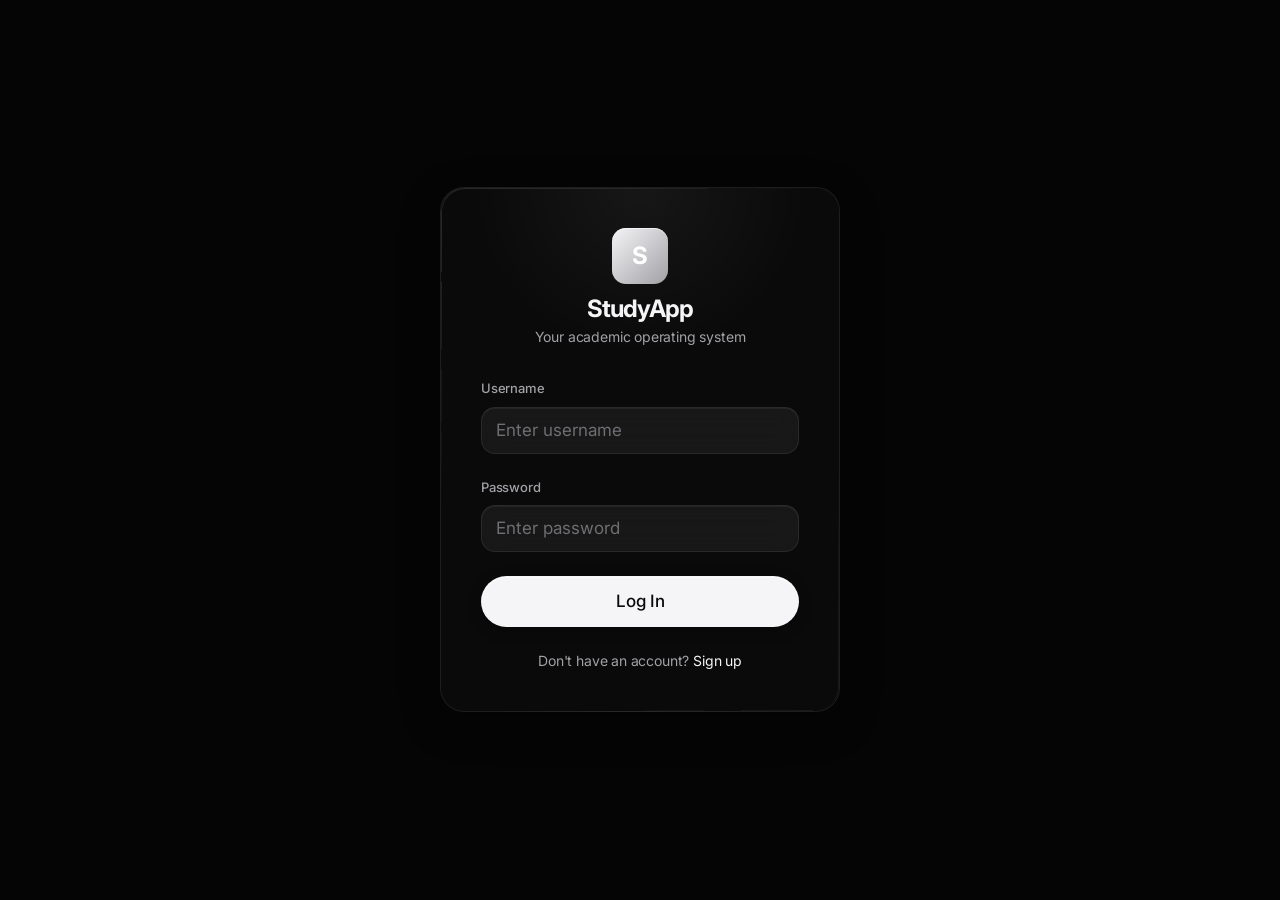
<file: index.html>
<!DOCTYPE html>
<html lang="en">
<head>
  <meta charset="UTF-8">
  <meta name="viewport" content="width=device-width, initial-scale=1.0">
  <title>StudyApp — Academic Operating System</title>
  <link rel="preconnect" href="https://fonts.googleapis.com">
  <link href="https://fonts.googleapis.com/css2?family=Inter:wght@400;500;600;700&display=swap" rel="stylesheet">
  <link rel="stylesheet" href="css/main.css">
  <link rel="stylesheet" href="css/dashboard.css">
  <link rel="stylesheet" href="css/responsive.css">
  <link rel="stylesheet" href="css/liquid-glass-fx.css">
</head>
<body>
  <div class="sidebar-overlay" id="sidebar-overlay"></div>

  <div class="app-layout" id="app-layout">
    <!-- Sidebar -->
    <aside class="sidebar" id="sidebar">
      <div class="sidebar-header">
        <div class="sidebar-logo">S</div>
        <span class="sidebar-brand">StudyApp</span>
      </div>
      <nav class="sidebar-nav">
        <div class="nav-section">
          <div class="nav-section-title">Main</div>
          <button class="nav-item active" data-page="dashboard">
            <svg viewBox="0 0 24 24" fill="none" stroke="currentColor" stroke-width="2"><rect x="3" y="3" width="7" height="7" rx="1"/><rect x="14" y="3" width="7" height="7" rx="1"/><rect x="3" y="14" width="7" height="7" rx="1"/><rect x="14" y="14" width="7" height="7" rx="1"/></svg>
            Dashboard
          </button>
          <button class="nav-item" data-page="calendar">
            <svg viewBox="0 0 24 24" fill="none" stroke="currentColor" stroke-width="2"><rect x="3" y="4" width="18" height="18" rx="2"/><path d="M16 2v4M8 2v4M3 10h18"/></svg>
            Calendar
          </button>
          <button class="nav-item" data-page="tasks">
            <svg viewBox="0 0 24 24" fill="none" stroke="currentColor" stroke-width="2"><path d="M9 11l3 3L22 4"/><path d="M21 12v7a2 2 0 01-2 2H5a2 2 0 01-2-2V5a2 2 0 012-2h11"/></svg>
            Tasks
          </button>
          <button class="nav-item" data-page="grades">
            <svg viewBox="0 0 24 24" fill="none" stroke="currentColor" stroke-width="2"><path d="M22 10v6M2 10l10-5 10 5-10 5z"/><path d="M6 12v5c3 3 9 3 12 0v-5"/></svg>
            Grades
          </button>
        </div>
        <div class="nav-section">
          <div class="nav-section-title">Study</div>
          <button class="nav-item" data-page="active-recall">
            <svg viewBox="0 0 24 24" fill="none" stroke="currentColor" stroke-width="2"><circle cx="12" cy="12" r="10"/><path d="M12 6v6l4 2"/></svg>
            Active Recall
          </button>
          <button class="nav-item" data-page="planner">
            <svg viewBox="0 0 24 24" fill="none" stroke="currentColor" stroke-width="2"><path d="M14 2H6a2 2 0 00-2 2v16a2 2 0 002 2h12a2 2 0 002-2V8z"/><path d="M14 2v6h6M16 13H8M16 17H8M10 9H8"/></svg>
            Study Planner
          </button>
          <button class="nav-item" data-page="pomodoro">
            <svg viewBox="0 0 24 24" fill="none" stroke="currentColor" stroke-width="2"><circle cx="12" cy="12" r="10"/><path d="M12 6v6l4 2"/></svg>
            Pomodoro
          </button>
          <button class="nav-item" data-page="schedule">
            <svg viewBox="0 0 24 24" fill="none" stroke="currentColor" stroke-width="2"><path d="M4 19.5A2.5 2.5 0 016.5 17H20"/><path d="M6.5 2H20v20H6.5A2.5 2.5 0 014 19.5v-15A2.5 2.5 0 016.5 2z"/></svg>
            School Schedule
          </button>
        </div>
        <div class="nav-section">
          <div class="nav-section-title">More</div>
          <button class="nav-item" data-page="subjects">
            <svg viewBox="0 0 24 24" fill="none" stroke="currentColor" stroke-width="2"><path d="M4 19.5A2.5 2.5 0 016.5 17H20"/><path d="M6.5 2H20v20H6.5A2.5 2.5 0 014 19.5v-15A2.5 2.5 0 016.5 2z"/></svg>
            Subjects
          </button>
          <button class="nav-item" data-page="statistics">
            <svg viewBox="0 0 24 24" fill="none" stroke="currentColor" stroke-width="2"><path d="M18 20V10M12 20V4M6 20v-6"/></svg>
            Statistics
          </button>
          <button class="nav-item" data-page="profile">
            <svg viewBox="0 0 24 24" fill="none" stroke="currentColor" stroke-width="2"><path d="M20 21v-2a4 4 0 00-4-4H8a4 4 0 00-4 4v2"/><circle cx="12" cy="7" r="4"/></svg>
            Profile
          </button>
        </div>
      </nav>
      <div class="sidebar-footer">
        <button class="nav-item" id="logout-btn">
          <svg viewBox="0 0 24 24" fill="none" stroke="currentColor" stroke-width="2"><path d="M9 21H5a2 2 0 01-2-2V5a2 2 0 012-2h4M16 17l5-5-5-5M21 12H9"/></svg>
          Log Out
        </button>
      </div>
    </aside>

    <!-- Main -->
    <div class="main-content">
      <header class="topbar">
        <div class="topbar-left">
          <button class="mobile-menu-btn" id="mobile-menu-btn">
            <svg width="24" height="24" viewBox="0 0 24 24" fill="none" stroke="currentColor" stroke-width="2"><path d="M3 12h18M3 6h18M3 18h18"/></svg>
          </button>
          <h1 class="page-title" id="page-title">Dashboard</h1>
        </div>
        <div class="topbar-right">
          <button class="theme-toggle" id="theme-toggle" title="Toggle theme">
            <svg width="18" height="18" viewBox="0 0 24 24" fill="none" stroke="currentColor" stroke-width="2"><circle cx="12" cy="12" r="5"/><path d="M12 1v2M12 21v2M4.22 4.22l1.42 1.42M18.36 18.36l1.42 1.42M1 12h2M21 12h2M4.22 19.78l1.42-1.42M18.36 5.64l1.42-1.42"/></svg>
          </button>
          <div class="user-avatar" id="topbar-avatar">S</div>
        </div>
      </header>

      <div class="content-area">
        <div id="reminder-banner" style="display:none;margin-bottom:1rem"></div>

        <!-- ========== DASHBOARD ========== -->
        <div class="page active" id="page-dashboard">
          <div class="dashboard-header">
            <div class="date-time-display">
              <div class="current-date" id="current-date">Loading...</div>
              <div class="current-time" id="current-time"></div>
            </div>
            <div class="quick-actions">
              <button class="btn btn-primary btn-sm" onclick="App.quickAddAssignment()">+ Assignment</button>
              <button class="btn btn-secondary btn-sm" onclick="App.quickAddTest()">+ Test</button>
              <button class="btn btn-secondary btn-sm" onclick="App.quickStartPomodoro()">▶ Pomodoro</button>
              <button class="btn btn-secondary btn-sm" onclick="App.quickStartRecall()">Active Recall</button>
              <button class="btn btn-secondary btn-sm" onclick="App.quickCreateSchedule()">Study Plan</button>
            </div>
          </div>

          <div class="dashboard-grid">
            <div class="col-3">
              <div class="card stat-card">
                <div class="stat-icon" style="background:var(--accent-light);color:var(--accent)">📊</div>
                <div class="stat-value" id="dash-gpa">—</div>
                <div class="gpa-classification" id="dash-gpa-class"></div>
                <div class="stat-label">Overall Average</div>
              </div>
            </div>
            <div class="col-3">
              <div class="card stat-card">
                <div class="stat-icon" style="background:var(--warning-light);color:var(--warning)">🔥</div>
                <div class="stat-value" id="dash-streak">0</div>
                <div class="stat-label">Study Streak (days)</div>
              </div>
            </div>
            <div class="col-3">
              <div class="card stat-card">
                <div class="stat-icon" style="background:var(--success-light);color:var(--success)">🍅</div>
                <div class="stat-value" id="dash-pomodoros">0</div>
                <div class="stat-label">Pomodoros Completed</div>
              </div>
            </div>
            <div class="col-3">
              <div class="card stat-card">
                <div class="stat-icon" style="background:var(--info-light);color:var(--info)">✓</div>
                <div class="stat-value" id="dash-tasks-done">0</div>
                <div class="stat-label">Tasks Completed</div>
              </div>
            </div>

            <div class="col-4">
              <div class="card">
                <div class="card-header">
                  <h3 class="card-title">Upcoming Events</h3>
                </div>
                <div id="dash-upcoming"></div>
              </div>
            </div>
            <div class="col-4">
              <div class="card">
                <div class="card-header">
                  <h3 class="card-title">Tasks Due Soon</h3>
                </div>
                <div id="dash-tasks"></div>
              </div>
            </div>
            <div class="col-4">
              <div class="card">
                <div class="card-header">
                  <h3 class="card-title">Active Recall Due</h3>
                </div>
                <div id="dash-recall"></div>
              </div>
            </div>

            <div class="col-6">
              <div class="card">
                <div class="card-header">
                  <h3 class="card-title">Today's Schedule</h3>
                </div>
                <div class="schedule-timeline" id="dash-schedule"></div>
              </div>
            </div>
            <div class="col-6">
              <div class="card">
                <div class="card-header">
                  <h3 class="card-title">Subject Averages</h3>
                </div>
                <div id="dash-subject-bars"></div>
              </div>
            </div>

            <div class="col-4">
              <div class="card pomodoro-widget">
                <div class="pomodoro-mode" id="pomodoro-mode">Focus Time</div>
                <div class="pomodoro-subject" id="pomodoro-subject" style="display:none"></div>
                <div class="pomodoro-timer" id="pomodoro-timer">25:00</div>
                <div class="pomodoro-stats">
                  <span id="pomodoro-count">Pomodoro #0</span>
                </div>
                <div class="pomodoro-controls">
                  <button class="btn btn-primary" id="pomodoro-start" onclick="Pomodoro.isPaused ? Pomodoro.resume() : Pomodoro.start()">Start</button>
                  <button class="btn btn-secondary" id="pomodoro-pause" style="display:none" onclick="Pomodoro.pause()">Pause</button>
                  <button class="btn btn-ghost" onclick="Pomodoro.reset()">Reset</button>
                  <button class="btn btn-ghost" onclick="Pomodoro.skip()">Skip</button>
                </div>
              </div>
            </div>
            <div class="col-4">
              <div class="card">
                <div class="card-header"><h3 class="card-title">Study Time</h3></div>
                <div class="stat-value" id="dash-study-time">0m</div>
                <div class="stat-label">Total focused study time</div>
              </div>
            </div>
            <div class="col-4">
              <div class="card">
                <div class="card-header"><h3 class="card-title">Quick Tips</h3></div>
                <p class="text-secondary" style="font-size:0.875rem">Add subjects and grades to track your GPA. Use Active Recall for spaced repetition. Generate a study plan from the Planner.</p>
              </div>
            </div>
          </div>
        </div>

        <!-- ========== CALENDAR ========== -->
        <div class="page" id="page-calendar">
          <div class="calendar-header">
            <div class="calendar-nav">
              <button class="btn btn-ghost btn-icon" onclick="App.calPrev()">‹</button>
              <span class="calendar-month-year" id="cal-month-year">Month Year</span>
              <button class="btn btn-ghost btn-icon" onclick="App.calNext()">›</button>
              <button class="btn btn-secondary btn-sm" onclick="App.calToday()">Today</button>
            </div>
            <div class="flex gap-1">
              <div class="calendar-view-toggle">
                <button class="calendar-view-btn active" data-cal-view="month" onclick="App.setCalView('month')">Month</button>
              </div>
              <button class="btn btn-primary btn-sm" onclick="App.showAddEventModal()">+ Event</button>
            </div>
          </div>
          <div id="calendar-container"></div>
        </div>

        <!-- ========== TASKS ========== -->
        <div class="page" id="page-tasks">
          <div class="tasks-toolbar">
            <div class="tasks-filters">
              <select class="filter-select" id="task-filter-status" onchange="App.renderTasks()">
                <option value="">All Status</option>
                <option>Not Started</option>
                <option>In Progress</option>
                <option>Completed</option>
              </select>
              <select class="filter-select" id="task-filter-subject" onchange="App.renderTasks()">
                <option value="">All Subjects</option>
              </select>
              <select class="filter-select" id="task-sort" onchange="App.renderTasks()">
                <option value="deadline">Sort by Deadline</option>
                <option value="priority">Sort by Priority</option>
              </select>
            </div>
            <button class="btn btn-primary" onclick="App.showAddTaskModal()">+ Add Task</button>
          </div>
          <div class="task-list" id="tasks-list"></div>
        </div>

        <!-- ========== GRADES ========== -->
        <div class="page" id="page-grades">
          <div class="grades-overview">
            <div class="card gpa-display">
              <div class="gpa-value" id="grades-overall">—</div>
              <div class="gpa-classification" id="grades-class">—</div>
              <div class="gpa-label">Overall Average (0–20)</div>
            </div>
            <div class="card">
              <div class="stat-label">Highest Subject</div>
              <div class="stat-value" style="font-size:1.25rem" id="grades-highest">—</div>
            </div>
            <div class="card">
              <div class="stat-label">Lowest Subject</div>
              <div class="stat-value" style="font-size:1.25rem" id="grades-lowest">—</div>
            </div>
          </div>
          <div class="flex justify-between items-center mb-2">
            <h3>Subjects</h3>
            <div class="flex gap-1">
              <button class="btn btn-secondary btn-sm" onclick="App.showAddSubjectModal()">+ Subject</button>
              <button class="btn btn-primary btn-sm" onclick="App.showAddGradeModal()">+ Grade</button>
            </div>
          </div>
          <div class="card mb-2">
            <table class="grade-table">
              <thead>
                <tr><th>Subject</th><th>Average</th><th>Classification</th><th>Grades</th><th>Actions</th></tr>
              </thead>
              <tbody id="grades-subjects-body"></tbody>
            </table>
          </div>
          <h3 class="mb-1">Recent Grades</h3>
          <div class="card">
            <div id="grades-recent"></div>
          </div>
        </div>

        <!-- ========== ACTIVE RECALL ========== -->
        <div class="page" id="page-active-recall">
          <div class="flex justify-between items-center mb-2">
            <h3>Due Today</h3>
            <button class="btn btn-primary" onclick="App.showAddRecallModal()">+ Add Topic</button>
          </div>
          <div id="recall-due" class="mb-2"></div>
          <h3 class="mb-1">All Topics</h3>
          <div id="recall-list"></div>
        </div>

        <!-- ========== PLANNER ========== -->
        <div class="page" id="page-planner">
          <div class="card mb-2">
            <h3 class="mb-1">Generate Study Schedule</h3>
            <p class="text-secondary mb-2" style="font-size:0.875rem">Uses your school timetable, deadlines, exams, and active recall to create a realistic plan.</p>
            <div class="form-row">
              <div class="form-group">
                <label class="form-label">Hours per day</label>
                <input class="form-input" type="number" id="plan-hours" value="3" min="0.5" max="8" step="0.5">
              </div>
              <div class="form-group">
                <label class="form-label">Preferred start</label>
                <input class="form-input" type="time" id="plan-start" value="16:30">
              </div>
              <div class="form-group">
                <label class="form-label">Preferred end</label>
                <input class="form-input" type="time" id="plan-end" value="21:00">
              </div>
            </div>
            <button class="btn btn-primary" onclick="App.generateSchedule()">Generate Schedule</button>
          </div>
          <div id="planner-conflicts"></div>
          <h3 class="mb-1">Your Study Schedule</h3>
          <div id="planner-schedule"></div>
        </div>

        <!-- ========== POMODORO ========== -->
        <div class="page" id="page-pomodoro">
          <div class="card pomodoro-widget" style="max-width:400px;margin:0 auto">
            <div class="pomodoro-mode" id="pomodoro-mode">Focus Time</div>
            <div class="pomodoro-subject" id="pomodoro-subject" style="display:none"></div>
            <div class="pomodoro-timer" id="pomodoro-timer">25:00</div>
            <div class="pomodoro-stats"><span id="pomodoro-count">Pomodoro #0</span></div>
            <div class="pomodoro-controls">
              <button class="btn btn-primary" id="pomodoro-start" onclick="Pomodoro.isPaused ? Pomodoro.resume() : (Pomodoro.currentSubject = prompt('Subject?') || '', Pomodoro.start(Pomodoro.currentSubject))">Start</button>
              <button class="btn btn-secondary" id="pomodoro-pause" style="display:none" onclick="Pomodoro.pause()">Pause</button>
              <button class="btn btn-ghost" onclick="Pomodoro.reset()">Reset</button>
              <button class="btn btn-ghost" onclick="Pomodoro.skip()">Skip</button>
            </div>
            <div class="mt-2">
              <h4 class="mb-1">Customize Durations (minutes)</h4>
              <div class="form-row">
                <div class="form-group">
                  <label class="form-label">Study</label>
                  <input class="form-input" type="number" id="pomo-study" value="25" min="1" max="120">
                </div>
                <div class="form-group">
                  <label class="form-label">Short Break</label>
                  <input class="form-input" type="number" id="pomo-short" value="5" min="1" max="30">
                </div>
                <div class="form-group">
                  <label class="form-label">Long Break</label>
                  <input class="form-input" type="number" id="pomo-long" value="15" min="1" max="60">
                </div>
              </div>
              <button class="btn btn-secondary btn-sm" onclick="Pomodoro.setDurations(+document.getElementById('pomo-study').value, +document.getElementById('pomo-short').value, +document.getElementById('pomo-long').value); App.toast('Durations updated','success')">Apply</button>
            </div>
          </div>
        </div>

        <!-- ========== STATISTICS ========== -->
        <div class="page" id="page-statistics">
          <div class="dashboard-grid">
            <div class="col-4"><div class="card stat-card"><div class="stat-value" id="stat-study-time">0m</div><div class="stat-label">Total Study Time</div></div></div>
            <div class="col-4"><div class="card stat-card"><div class="stat-value" id="stat-pomodoros">0</div><div class="stat-label">Pomodoros</div></div></div>
            <div class="col-4"><div class="card stat-card"><div class="stat-value" id="stat-streak">0</div><div class="stat-label">Study Streak</div></div></div>
            <div class="col-4"><div class="card stat-card"><div class="stat-value" id="stat-tasks">0</div><div class="stat-label">Tasks Completed</div></div></div>
            <div class="col-4"><div class="card stat-card"><div class="stat-value" id="stat-recall">0</div><div class="stat-label">Active Recall Sessions</div></div></div>
            <div class="col-4"><div class="card stat-card"><div class="stat-value" id="stat-avg">—</div><div class="stat-label">Average Grade</div></div></div>
            <div class="col-12">
              <div class="card">
                <h3 class="mb-1">Weekly Study Time</h3>
                <div class="chart-container" id="stat-weekly-chart"></div>
              </div>
            </div>
          </div>
        </div>

        <!-- ========== SUBJECTS ========== -->
        <div class="page" id="page-subjects">
          <div class="flex justify-between items-center mb-2">
            <h3>Your Subjects</h3>
            <button class="btn btn-primary" onclick="App.showAddSubjectModal()">+ Add Subject</button>
          </div>
          <div id="subjects-list"></div>
        </div>

        <!-- ========== SCHOOL SCHEDULE ========== -->
        <div class="page" id="page-schedule">
          <div class="flex justify-between items-center mb-2">
            <h3>My School Schedule</h3>
            <button class="btn btn-primary" onclick="App.showAddClassModal()">+ Add Class</button>
          </div>
          <p class="text-secondary mb-2" style="font-size:0.875rem">Enter your weekly timetable so the study planner knows when you're in class.</p>
          <div id="school-schedule-list"></div>
        </div>

        <!-- ========== PROFILE ========== -->
        <div class="page" id="page-profile">
          <div class="profile-header">
            <div class="profile-avatar-lg" id="profile-avatar">S</div>
            <div>
              <h2 id="profile-name">User</h2>
              <p class="text-secondary" id="profile-email">—</p>
              <p class="text-muted" style="font-size:0.8125rem">@<span id="profile-username"></span> · Joined <span id="profile-created"></span></p>
            </div>
          </div>
          <div class="card mb-2">
            <h3 class="mb-1">Preferences</h3>
            <div class="form-row">
              <div class="form-group">
                <label class="form-label">Pomodoro Study (min)</label>
                <input class="form-input" type="number" id="pref-study" value="25">
              </div>
              <div class="form-group">
                <label class="form-label">Short Break</label>
                <input class="form-input" type="number" id="pref-short" value="5">
              </div>
              <div class="form-group">
                <label class="form-label">Long Break</label>
                <input class="form-input" type="number" id="pref-long" value="15">
              </div>
            </div>
            <div class="form-group">
              <label class="form-label"><input type="checkbox" id="pref-notif" checked> Enable reminders</label>
            </div>
            <button class="btn btn-primary" onclick="App.savePreferences()">Save Preferences</button>
          </div>
          <div class="card">
            <h3 class="mb-1 text-danger">Danger Zone</h3>
            <button class="btn btn-danger" onclick="Auth.deleteAccount()">Delete Account</button>
          </div>
        </div>
      </div>
    </div>
  </div>

  <!-- Mobile bottom nav -->
  <nav class="bottom-nav">
    <button class="bottom-nav-item active" data-page="dashboard">
      <svg viewBox="0 0 24 24" fill="none" stroke="currentColor" stroke-width="2"><rect x="3" y="3" width="7" height="7" rx="1"/><rect x="14" y="3" width="7" height="7" rx="1"/><rect x="3" y="14" width="7" height="7" rx="1"/><rect x="14" y="14" width="7" height="7" rx="1"/></svg>
      Home
    </button>
    <button class="bottom-nav-item" data-page="calendar">
      <svg viewBox="0 0 24 24" fill="none" stroke="currentColor" stroke-width="2"><rect x="3" y="4" width="18" height="18" rx="2"/><path d="M16 2v4M8 2v4M3 10h18"/></svg>
      Calendar
    </button>
    <button class="bottom-nav-item" data-page="tasks">
      <svg viewBox="0 0 24 24" fill="none" stroke="currentColor" stroke-width="2"><path d="M9 11l3 3L22 4"/><path d="M21 12v7a2 2 0 01-2 2H5a2 2 0 01-2-2V5a2 2 0 012-2h11"/></svg>
      Tasks
    </button>
    <button class="bottom-nav-item" data-page="pomodoro">
      <svg viewBox="0 0 24 24" fill="none" stroke="currentColor" stroke-width="2"><circle cx="12" cy="12" r="10"/><path d="M12 6v6l4 2"/></svg>
      Focus
    </button>
    <button class="bottom-nav-item" data-page="profile">
      <svg viewBox="0 0 24 24" fill="none" stroke="currentColor" stroke-width="2"><path d="M20 21v-2a4 4 0 00-4-4H8a4 4 0 00-4 4v2"/><circle cx="12" cy="7" r="4"/></svg>
      Profile
    </button>
  </nav>

  <script src="js/storage.js"></script>
  <script src="js/auth.js"></script>
  <script src="js/grades.js"></script>
  <script src="js/tasks.js"></script>
  <script src="js/calendar.js"></script>
  <script src="js/pomodoro.js"></script>
  <script src="js/activeRecall.js"></script>
  <script src="js/planner.js"></script>
  <script src="js/liquid-glass-fx.js"></script>
  <script src="js/liquid-glass-parallax.js"></script>
  <script src="js/app.js"></script>
</body>
</html>
</file>
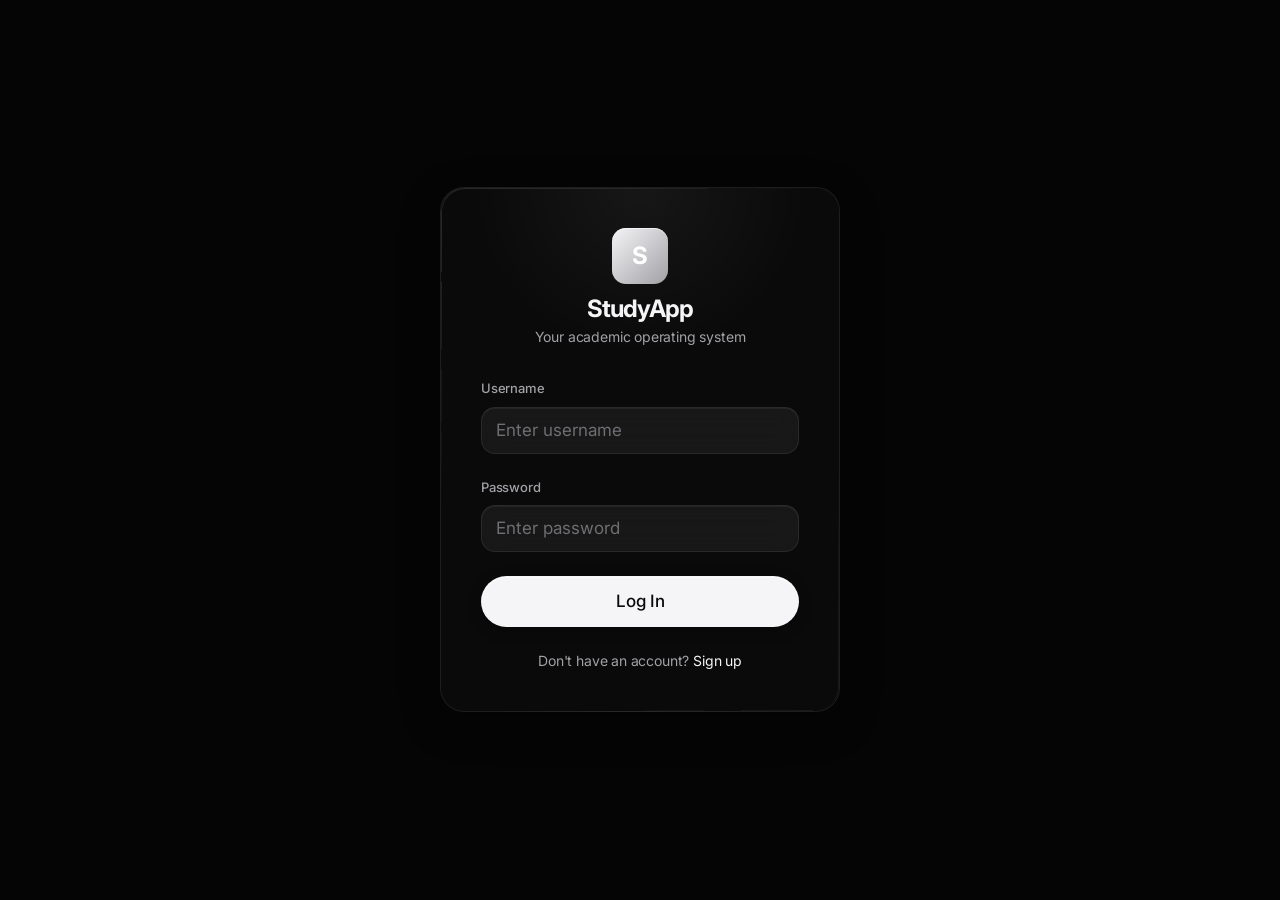
<file: login.html>
<!DOCTYPE html>
<html lang="en" data-theme="dark">
<head>
  <meta charset="UTF-8">
  <meta name="viewport" content="width=device-width, initial-scale=1.0">
  <title>Login — StudyApp</title>
  <link rel="preconnect" href="https://fonts.googleapis.com">
  <link href="https://fonts.googleapis.com/css2?family=Inter:wght@400;500;600;700&display=swap" rel="stylesheet">
  <link rel="stylesheet" href="css/main.css">
  <link rel="stylesheet" href="css/dashboard.css">
  <link rel="stylesheet" href="css/responsive.css">
  <link rel="stylesheet" href="css/liquid-glass-fx.css">
</head>
<body>
  <svg style="position:absolute;width:0;height:0;overflow:hidden" aria-hidden="true" focusable="false">
    <defs>
      <filter id="liquid-lens" x="-30%" y="-30%" width="160%" height="160%">
        <feTurbulence type="fractalNoise" baseFrequency="0.012 0.02" numOctaves="2" seed="7" result="noise"/>
        <feDisplacementMap in="SourceGraphic" in2="noise" scale="7" xChannelSelector="R" yChannelSelector="G"/>
      </filter>
    </defs>
  </svg>
  <div class="auth-page">
    <div class="auth-card">
      <div class="auth-logo">
        <div class="logo-icon">S</div>
        <h1>StudyApp</h1>
        <p>Your academic operating system</p>
      </div>
      <div class="auth-error" id="login-error"></div>
      <form id="login-form">
        <div class="form-group">
          <label class="form-label">Username</label>
          <input class="form-input" type="text" id="login-username" required autocomplete="username" placeholder="Enter username">
        </div>
        <div class="form-group">
          <label class="form-label">Password</label>
          <input class="form-input" type="password" id="login-password" required autocomplete="current-password" placeholder="Enter password">
        </div>
        <button type="submit" class="btn btn-primary w-full btn-lg">Log In</button>
      </form>
      <div class="auth-footer">
        Don't have an account? <a href="signup.html">Sign up</a>
      </div>
    </div>
  </div>
  <script src="js/storage.js"></script>
  <script src="js/auth.js"></script>
  <script src="js/liquid-glass-fx.js"></script>
  <script>
    document.addEventListener('DOMContentLoaded', () => {
      if (Auth.isLoggedIn()) {
        window.location.href = 'index.html';
        return;
      }
      document.getElementById('login-form').addEventListener('submit', (e) => {
        e.preventDefault();
        const username = document.getElementById('login-username').value.trim();
        const password = document.getElementById('login-password').value;
        const result = Auth.login(username, password);
        if (result.success) {
          window.location.href = 'index.html';
        } else {
          const err = document.getElementById('login-error');
          err.textContent = result.error;
          err.classList.add('show');
        }
      });
    });
  </script>
</body>
</html>
</file>
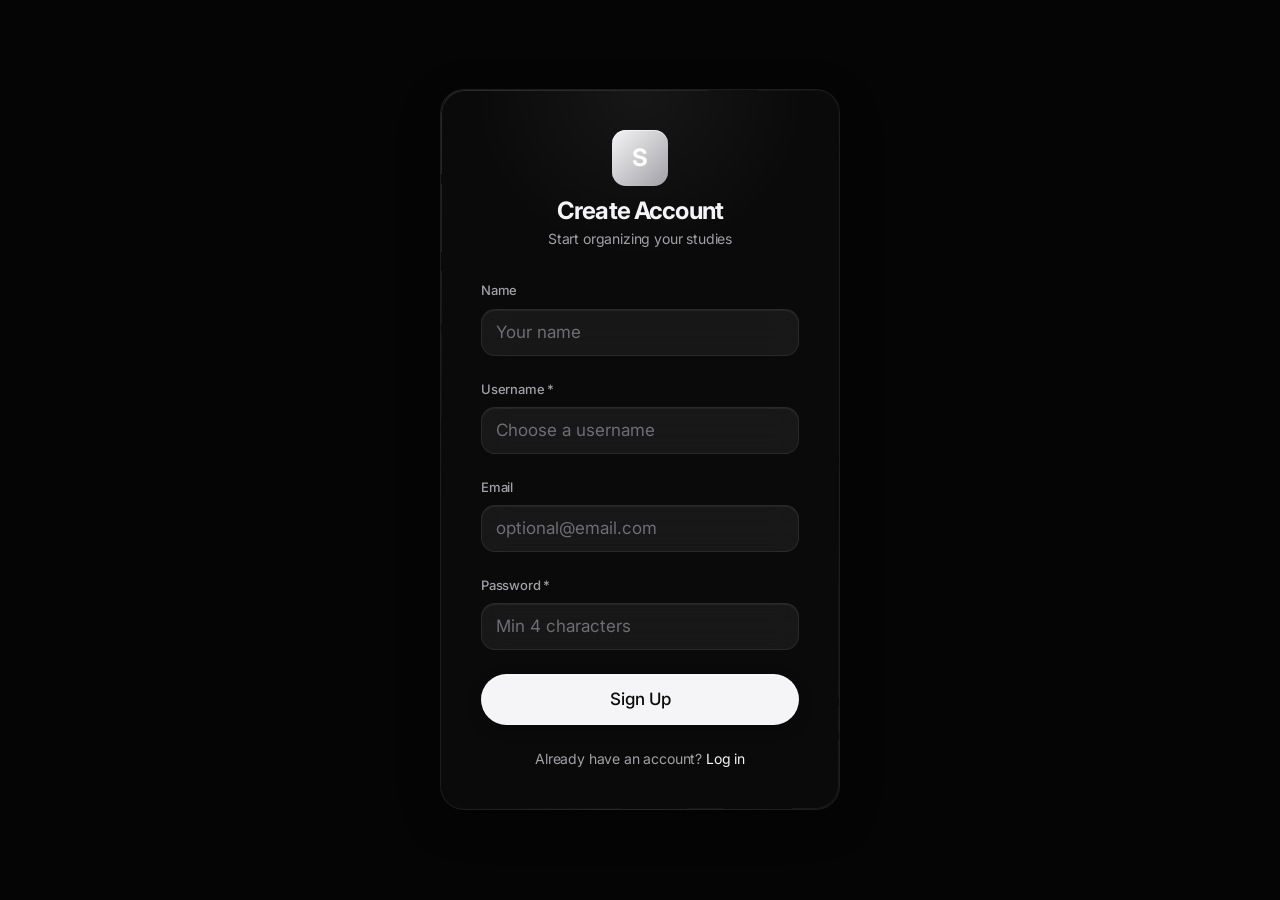
<file: signup.html>
<!DOCTYPE html>
<html lang="en" data-theme="dark">
<head>
  <meta charset="UTF-8">
  <meta name="viewport" content="width=device-width, initial-scale=1.0">
  <title>Sign Up — StudyApp</title>
  <link rel="preconnect" href="https://fonts.googleapis.com">
  <link href="https://fonts.googleapis.com/css2?family=Inter:wght@400;500;600;700&display=swap" rel="stylesheet">
  <link rel="stylesheet" href="css/main.css">
  <link rel="stylesheet" href="css/dashboard.css">
  <link rel="stylesheet" href="css/responsive.css">
  <link rel="stylesheet" href="css/liquid-glass-fx.css">
</head>
<body>
  <svg style="position:absolute;width:0;height:0;overflow:hidden" aria-hidden="true" focusable="false">
    <defs>
      <filter id="liquid-lens" x="-30%" y="-30%" width="160%" height="160%">
        <feTurbulence type="fractalNoise" baseFrequency="0.012 0.02" numOctaves="2" seed="7" result="noise"/>
        <feDisplacementMap in="SourceGraphic" in2="noise" scale="7" xChannelSelector="R" yChannelSelector="G"/>
      </filter>
    </defs>
  </svg>
  <div class="auth-page">
    <div class="auth-card">
      <div class="auth-logo">
        <div class="logo-icon">S</div>
        <h1>Create Account</h1>
        <p>Start organizing your studies</p>
      </div>
      <div class="auth-error" id="signup-error"></div>
      <form id="signup-form">
        <div class="form-group">
          <label class="form-label">Name</label>
          <input class="form-input" type="text" id="signup-name" placeholder="Your name">
        </div>
        <div class="form-group">
          <label class="form-label">Username *</label>
          <input class="form-input" type="text" id="signup-username" required autocomplete="username" placeholder="Choose a username">
        </div>
        <div class="form-group">
          <label class="form-label">Email</label>
          <input class="form-input" type="email" id="signup-email" placeholder="optional@email.com">
        </div>
        <div class="form-group">
          <label class="form-label">Password *</label>
          <input class="form-input" type="password" id="signup-password" required autocomplete="new-password" placeholder="Min 4 characters">
        </div>
        <button type="submit" class="btn btn-primary w-full btn-lg">Sign Up</button>
      </form>
      <div class="auth-footer">
        Already have an account? <a href="login.html">Log in</a>
      </div>
    </div>
  </div>
  <script src="js/storage.js"></script>
  <script src="js/auth.js"></script>
  <script src="js/liquid-glass-fx.js"></script>
  <script>
    document.addEventListener('DOMContentLoaded', () => {
      if (Auth.isLoggedIn()) {
        window.location.href = 'index.html';
        return;
      }
      document.getElementById('signup-form').addEventListener('submit', (e) => {
        e.preventDefault();
        const result = Auth.signup(
          document.getElementById('signup-username').value.trim(),
          document.getElementById('signup-password').value,
          document.getElementById('signup-name').value.trim(),
          document.getElementById('signup-email').value.trim()
        );
        if (result.success) {
          window.location.href = 'index.html';
        } else {
          const err = document.getElementById('signup-error');
          err.textContent = result.error;
          err.classList.add('show');
        }
      });
    });
  </script>
</body>
</html>
</file>
<file: css/main.css>
/* ==========================================================================
   StudyApp — Liquid Glass material system
   Selective glass · optical depth · typography-first
   ========================================================================== */

*, *::before, *::after { box-sizing: border-box; margin: 0; padding: 0; }

html {
  -webkit-font-smoothing: antialiased;
  -moz-osx-font-smoothing: grayscale;
  text-rendering: optimizeLegibility;
}

body { min-height: 100vh; }
img, svg { display: block; max-width: 100%; }
button, input, select, textarea { font: inherit; color: inherit; }
button { cursor: pointer; background: none; border: none; }
a { color: inherit; text-decoration: none; }
ul, ol { list-style: none; }

:focus-visible {
  outline: 2px solid rgba(255, 255, 255, 0.45);
  outline-offset: 3px;
  border-radius: 8px;
}

/* ----- Tokens ----- */
:root {
  --bg: #050505;
  --bg-solid: #0a0a0a;
  --text: #f5f5f7;
  --text-2: #a1a1a6;
  --text-3: #6e6e73;

  --accent: #f5f5f7;
  --accent-hover: #ffffff;
  --accent-soft: rgba(255, 255, 255, 0.12);
  --success: #30d158;
  --warning: #ffd60a;
  --danger: #ff453a;

  --glass-1: rgba(255, 255, 255, 0.06);
  --glass-2: rgba(255, 255, 255, 0.09);
  --glass-3: rgba(255, 255, 255, 0.12);
  --glass-4: rgba(28, 28, 30, 0.62);

  --edge: rgba(255, 255, 255, 0.14);
  --edge-soft: rgba(255, 255, 255, 0.08);
  --inset-hi: rgba(255, 255, 255, 0.14);
  --inset-lo: rgba(255, 255, 255, 0.03);

  --font:
    -apple-system, BlinkMacSystemFont,
    "SF Pro Display", "SF Pro Text",
    "Helvetica Neue", Inter, Arial, sans-serif;

  --fs-xs: 12px;
  --fs-sm: 13px;
  --fs-md: 15px;
  --fs-body: 17px;
  --fs-lg: 22px;
  --fs-xl: 28px;
  --fs-2xl: clamp(36px, 5vw, 52px);
  --fs-hero: clamp(42px, 6vw, 64px);

  --s1: 4px; --s2: 8px; --s3: 12px; --s4: 16px;
  --s5: 24px; --s6: 32px; --s7: 48px; --s8: 64px;
  --s9: 80px; --s10: 120px;

  --r-sm: 14px;
  --r: 18px;
  --r-lg: 24px;
  --r-xl: 28px;
  --r-pill: 999px;

  --nav-h: 52px;
  --content-max: 920px;
  --ease: 160ms cubic-bezier(0.22, 1, 0.36, 1);
  --ease-out: 280ms cubic-bezier(0.22, 1, 0.36, 1);

  /* JS / legacy aliases */
  --background: var(--bg);
  --surface: rgba(28, 28, 30, 0.55);
  --surface-secondary: rgba(44, 44, 46, 0.5);
  --surface-tertiary: rgba(58, 58, 60, 0.55);
  --text-primary: var(--text);
  --text-secondary: var(--text-2);
  --text-tertiary: var(--text-3);
  --separator: rgba(255, 255, 255, 0.1);
  --separator-light: rgba(255, 255, 255, 0.06);
  --border: var(--edge-soft);
  --border-strong: var(--edge);
  --line: var(--separator);
  --dim: var(--text-2);
  --faint: var(--text-3);
  --muted: var(--surface);
  --bg-primary: var(--bg);
  --bg-secondary: var(--bg-solid);
  --bg-tertiary: var(--surface);
  --bg-card: var(--surface);
  --bg-elevated: var(--bg-solid);
  --accent-light: var(--accent-soft);
  --ok: var(--success);
  --warn: var(--warning);
  --bad: var(--danger);
  --info: var(--text-2);
  --purple: var(--text-2);
  --orange: var(--warning);
  --nav: 0; --nav-w: 0; --nav-width: 0;
  --top: var(--nav-h); --top-h: var(--nav-h); --header-height: var(--nav-h);
  --transition: var(--ease);
  --shadow-sm: none;
  --shadow: 0 4px 16px rgba(0, 0, 0, 0.18);
  --shadow-lg: 0 12px 40px rgba(0, 0, 0, 0.28), 0 2px 8px rgba(0, 0, 0, 0.12);
  --radius: var(--r);
  --radius-sm: var(--r-sm);
  --radius-lg: var(--r-lg);
}

[data-theme="light"] {
  --bg: #e8e8ed;
  --bg-solid: #f5f5f7;
  --text: #1d1d1f;
  --text-2: #6e6e73;
  --text-3: #86868b;
  --glass-1: rgba(255, 255, 255, 0.45);
  --glass-2: rgba(255, 255, 255, 0.55);
  --glass-3: rgba(255, 255, 255, 0.68);
  --glass-4: rgba(255, 255, 255, 0.78);
  --edge: rgba(255, 255, 255, 0.55);
  --edge-soft: rgba(0, 0, 0, 0.08);
  --inset-hi: rgba(255, 255, 255, 0.55);
  --inset-lo: rgba(0, 0, 0, 0.04);
  --accent: #f5f5f7;
  --success: #28cd41;
  --warning: #ff9f0a;
  --danger: #ff3b30;
  --shadow-lg: 0 12px 40px rgba(0, 0, 0, 0.1), 0 2px 8px rgba(0, 0, 0, 0.06);
}

@media (prefers-reduced-motion: reduce) {
  *, *::before, *::after {
    animation-duration: 0.01ms !important;
    animation-iteration-count: 1 !important;
    transition-duration: 0.01ms !important;
  }
}
body.reduce-motion * {
  animation: none !important;
  transition-duration: 0.01ms !important;
}

/* ----- Environmental background ----- */
body {
  font-family: var(--font);
  font-size: var(--fs-body);
  line-height: 1.47;
  color: var(--text);
  letter-spacing: -0.01em;
  background-color: var(--bg);
  background-image:
    radial-gradient(ellipse 70% 45% at 10% 0%, rgba(255, 255, 255, 0.04), transparent 50%),
    radial-gradient(ellipse 50% 40% at 90% 90%, rgba(255, 255, 255, 0.03), transparent 45%);
  background-attachment: fixed;
  min-height: 100vh;
}
[data-theme="light"] body {
  background-image:
    radial-gradient(ellipse 70% 40% at 20% 0%, rgba(0, 0, 0, 0.03), transparent 50%);
}

h1, h2, h3, h4 {
  font-weight: 600;
  letter-spacing: -0.025em;
  line-height: 1.12;
  color: var(--text);
}
h1 { font-size: var(--fs-2xl); font-weight: 700; letter-spacing: -0.035em; }
h2 { font-size: var(--fs-xl); }
h3 { font-size: var(--fs-lg); }
h4 { font-size: var(--fs-md); font-weight: 600; }

/* ==========================================================================
   Liquid Glass utilities
   ========================================================================== */

/* Level 1 — ultra clear (chips, small controls) */
.glass-1 {
  background: var(--glass-1);
  border: 1px solid var(--edge-soft);
  box-shadow:
    inset 0 1px 0 var(--inset-hi),
    inset 0 -1px 0 var(--inset-lo),
    0 2px 8px rgba(0, 0, 0, 0.1);
}
@supports (backdrop-filter: blur(12px)) {
  .glass-1 {
    background: var(--glass-1);
    backdrop-filter: blur(12px) saturate(180%) brightness(108%);
    -webkit-backdrop-filter: blur(12px) saturate(180%) brightness(108%);
  }
}

/* Level 2 — standard (panels, widgets) */
.glass-2 {
  background: rgba(28, 28, 30, 0.72);
  border: 1px solid var(--edge-soft);
  box-shadow:
    inset 0 1px 0 var(--inset-hi),
    inset 0 -0.5px 0 var(--inset-lo),
    0 8px 24px rgba(0, 0, 0, 0.14),
    0 2px 6px rgba(0, 0, 0, 0.08);
}
@supports (backdrop-filter: blur(24px)) {
  .glass-2 {
    background: var(--glass-2);
    backdrop-filter: blur(24px) saturate(180%) brightness(108%);
    -webkit-backdrop-filter: blur(24px) saturate(180%) brightness(108%);
  }
}

/* Level 3 — thick (modals, important surfaces) */
.glass-3 {
  background: rgba(28, 28, 30, 0.88);
  border: 1px solid var(--edge);
  box-shadow:
    inset 0 1px 0 rgba(255, 255, 255, 0.18),
    inset 0 -1px 0 rgba(255, 255, 255, 0.04),
    0 16px 48px rgba(0, 0, 0, 0.28),
    0 4px 12px rgba(0, 0, 0, 0.12);
}
@supports (backdrop-filter: blur(36px)) {
  .glass-3 {
    background: var(--glass-3);
    backdrop-filter: blur(36px) saturate(170%) brightness(110%);
    -webkit-backdrop-filter: blur(36px) saturate(170%) brightness(110%);
  }
}

/* Level 4 — system material (overlays) */
.glass-4 {
  background: rgba(22, 22, 24, 0.82);
  border: 1px solid var(--edge);
  box-shadow:
    inset 0 1px 0 rgba(255, 255, 255, 0.16),
    0 20px 60px rgba(0, 0, 0, 0.35);
}
@supports (backdrop-filter: blur(40px)) {
  .glass-4 {
    background: var(--glass-4);
    backdrop-filter: blur(40px) saturate(180%) brightness(105%);
    -webkit-backdrop-filter: blur(40px) saturate(180%) brightness(105%);
  }
}

/* Top-edge light sheen via pseudo on glass surfaces */
.glass-2,
.glass-3,
.glass-4,
.card,
.modal,
.topbar,
.toast,
.task-checkbox.checked {
  position: relative;
}

/* ----- Buttons ----- */
.btn {
  display: inline-flex;
  align-items: center;
  justify-content: center;
  gap: 6px;
  min-height: 40px;
  padding: 8px 18px;
  font-size: 15px;
  font-weight: 500;
  font-family: var(--font);
  border-radius: var(--r-pill);
  border: 1px solid transparent;
  transition: background var(--ease), border-color var(--ease), transform 120ms ease, opacity var(--ease);
  white-space: nowrap;
  color: var(--text);
  -webkit-tap-highlight-color: transparent;
}
.btn:active:not(:disabled) { transform: scale(0.97); }
.btn:disabled { opacity: 0.35; cursor: not-allowed; }

.btn-primary {
  background: #f5f5f7;
  color: #0a0a0a;
  border-color: transparent;
  box-shadow:
    inset 0 1px 0 rgba(255, 255, 255, 0.5),
    0 4px 14px rgba(0, 0, 0, 0.25);
}
.btn-primary:hover:not(:disabled) { background: #ffffff; }
[data-theme="light"] .btn-primary {
  background: #1d1d1f;
  color: #f5f5f7;
}
[data-theme="light"] .btn-primary:hover:not(:disabled) { background: #000; }

.btn-secondary {
  background: var(--glass-2);
  border-color: var(--edge-soft);
  box-shadow: inset 0 1px 0 var(--inset-hi);
}
@supports (backdrop-filter: blur(16px)) {
  .btn-secondary {
    backdrop-filter: blur(16px) saturate(160%);
    -webkit-backdrop-filter: blur(16px) saturate(160%);
  }
}
.btn-secondary:hover:not(:disabled) {
  background: rgba(255, 255, 255, 0.12);
  border-color: var(--edge);
}

.btn-ghost {
  color: var(--text-2);
  background: transparent;
  padding-left: 10px;
  padding-right: 10px;
}
.btn-ghost:hover:not(:disabled) { opacity: 0.72; }

.btn-danger { color: var(--danger); }
.btn-danger:hover:not(:disabled) {
  background: rgba(255, 69, 58, 0.12);
}

.btn-sm {
  min-height: 32px;
  padding: 5px 14px;
  font-size: 13px;
}
.btn-lg {
  min-height: 48px;
  padding: 12px 24px;
  font-size: 17px;
}
.btn-icon {
  width: 40px;
  height: 40px;
  min-height: 40px;
  padding: 0;
  border-radius: 50%;
}

/* ----- Forms ----- */
.form-group { margin-bottom: var(--s5); }
.form-label {
  display: block;
  font-size: var(--fs-sm);
  font-weight: 500;
  color: var(--text-2);
  margin-bottom: var(--s2);
}
.form-input,
.form-select,
.form-textarea {
  width: 100%;
  min-height: 44px;
  padding: 10px 14px;
  font-size: 17px;
  font-family: var(--font);
  background: rgba(255, 255, 255, 0.06);
  border: 1px solid var(--edge-soft);
  border-radius: var(--r-sm);
  color: var(--text);
  box-shadow: inset 0 1px 0 rgba(255, 255, 255, 0.06);
  transition: background var(--ease), border-color var(--ease);
}
@supports (backdrop-filter: blur(12px)) {
  .form-input,
  .form-select,
  .form-textarea {
    backdrop-filter: blur(12px);
    -webkit-backdrop-filter: blur(12px);
  }
}
.form-textarea {
  min-height: 96px;
  resize: vertical;
  line-height: 1.47;
}
.form-input::placeholder,
.form-textarea::placeholder { color: var(--text-3); }
.form-input:focus,
.form-select:focus,
.form-textarea:focus {
  outline: none;
  border-color: rgba(255, 255, 255, 0.28);
  background: rgba(255, 255, 255, 0.09);
}
.form-row {
  display: grid;
  grid-template-columns: 1fr 1fr;
  gap: var(--s4);
}

/* ----- Cards (Level 2 glass — use sparingly) ----- */
.card {
  background: rgba(28, 28, 30, 0.72);
  border: 1px solid var(--edge-soft);
  border-radius: var(--r-lg);
  padding: var(--s5);
  box-shadow:
    inset 0 1px 0 var(--inset-hi),
    inset 0 -0.5px 0 var(--inset-lo),
    0 8px 28px rgba(0, 0, 0, 0.16);
}
@supports (backdrop-filter: blur(24px)) {
  .card {
    background: var(--glass-2);
    backdrop-filter: blur(24px) saturate(180%) brightness(108%);
    -webkit-backdrop-filter: blur(24px) saturate(180%) brightness(108%);
  }
}
.card::before {
  content: '';
  position: absolute;
  inset: 0;
  border-radius: inherit;
  pointer-events: none;
  background: linear-gradient(
    180deg,
    rgba(255, 255, 255, 0.1) 0%,
    transparent 28%
  );
  opacity: 0.7;
}
.card-header {
  display: flex;
  align-items: center;
  justify-content: space-between;
  margin-bottom: var(--s4);
  position: relative;
}
.card-title {
  font-size: var(--fs-md);
  font-weight: 600;
}

.badge {
  display: inline-flex;
  align-items: center;
  padding: 3px 10px;
  font-size: var(--fs-xs);
  font-weight: 500;
  border-radius: var(--r-pill);
  background: rgba(255, 255, 255, 0.08);
  border: 1px solid var(--edge-soft);
  color: var(--text-2);
}
.badge-primary { color: #8ec7ff; background: var(--accent-soft); border-color: transparent; }
.badge-success { color: var(--success); background: rgba(48, 209, 88, 0.12); border-color: transparent; }
.badge-warning { color: var(--warning); background: rgba(255, 214, 10, 0.12); border-color: transparent; }
.badge-danger { color: var(--danger); background: rgba(255, 69, 58, 0.12); border-color: transparent; }
.badge-info, .badge-purple, .badge-orange {
  color: var(--text-2);
  background: rgba(255, 255, 255, 0.08);
}

/* ==========================================================================
   Shell
   ========================================================================== */
.app-layout {
  display: flex;
  flex-direction: column;
  min-height: 100vh;
}

.sidebar { display: none; }
.sidebar-header,
.sidebar-nav,
.sidebar-footer { display: none; }

.main-content {
  flex: 1;
  margin-left: 0;
  min-height: 100vh;
  display: flex;
  flex-direction: column;
}

/* Floating glass navigation */
.topbar {
  height: var(--nav-h);
  margin: 12px 16px 0;
  padding: 0 12px 0 16px;
  display: flex;
  align-items: center;
  justify-content: space-between;
  position: sticky;
  top: 12px;
  z-index: 100;
  border-radius: var(--r-xl);
  background: rgba(22, 22, 24, 0.55);
  border: 1px solid var(--edge-soft);
  box-shadow:
    inset 0 1px 0 rgba(255, 255, 255, 0.12),
    inset 0 -1px 0 rgba(255, 255, 255, 0.03),
    0 8px 32px rgba(0, 0, 0, 0.22);
}
@supports (backdrop-filter: blur(28px)) {
  .topbar {
    background: rgba(255, 255, 255, 0.07);
    backdrop-filter: blur(28px) saturate(180%) brightness(108%);
    -webkit-backdrop-filter: blur(28px) saturate(180%) brightness(108%);
  }
}
[data-theme="light"] .topbar {
  background: rgba(255, 255, 255, 0.55);
}

.topbar-left {
  display: flex;
  align-items: center;
  gap: 20px;
  flex: 1;
  min-width: 0;
}
.topbar-right {
  display: flex;
  align-items: center;
  gap: 6px;
}

.topbar-brand {
  display: flex;
  align-items: center;
  gap: 10px;
  flex-shrink: 0;
}
.topbar-logo {
  width: 24px;
  height: 24px;
  background: rgba(255, 255, 255, 0.92);
  color: #000;
  border-radius: 7px;
  display: flex;
  align-items: center;
  justify-content: center;
  font-weight: 700;
  font-size: 11px;
  box-shadow: inset 0 1px 0 rgba(255, 255, 255, 0.5);
}
.topbar-name {
  font-size: 15px;
  font-weight: 600;
  letter-spacing: -0.02em;
}

.top-nav {
  display: flex;
  align-items: center;
  gap: 2px;
}
.top-nav .nav-item {
  display: inline-flex;
  align-items: center;
  padding: 7px 14px;
  border-radius: var(--r-pill);
  color: var(--text-2);
  font-size: 13px;
  font-weight: 500;
  font-family: var(--font);
  background: transparent;
  border: 1px solid transparent;
  transition: color var(--ease), background var(--ease), border-color var(--ease);
}
.top-nav .nav-item svg { display: none; }
.top-nav .nav-item:hover { color: var(--text); }
.top-nav .nav-item.active {
  color: var(--text);
  background: rgba(255, 255, 255, 0.1);
  border-color: var(--edge-soft);
  box-shadow: inset 0 1px 0 rgba(255, 255, 255, 0.12);
}
@supports (backdrop-filter: blur(12px)) {
  .top-nav .nav-item.active {
    backdrop-filter: blur(12px);
    -webkit-backdrop-filter: blur(12px);
  }
}

.page-title { display: none; }
.mobile-menu-btn {
  display: none;
  color: var(--text);
  padding: 8px;
  min-width: 44px;
  min-height: 44px;
  align-items: center;
  justify-content: center;
}
.nav-show-btn { display: none !important; }
body.nav-hidden .topbar { opacity: 0; pointer-events: none; transform: translateY(-12px); }

.content-area {
  flex: 1;
  width: 100%;
  max-width: var(--content-max);
  margin: 0 auto;
  padding: var(--s7) var(--s6) var(--s10);
}

.page { display: none; }
.page.active {
  display: block;
  animation: rise var(--ease-out) both;
}
@keyframes rise {
  from { opacity: 0; transform: translateY(10px); }
  to { opacity: 1; transform: translateY(0); }
}

/* Lists — solid content, no glass */
.event-item,
.task-item,
.grade-item {
  display: flex;
  align-items: center;
  gap: var(--s3);
  padding: 14px 0;
  border-bottom: 1px solid rgba(255, 255, 255, 0.06);
  cursor: pointer;
  transition: opacity var(--ease);
}
.event-item:last-child,
.task-item:last-child { border-bottom: none; }
.event-item:hover,
.task-item:hover { opacity: 0.7; }

.event-dot {
  width: 7px;
  height: 7px;
  border-radius: 50%;
  background: var(--text-3);
  flex-shrink: 0;
}
.event-dot.exam { background: var(--danger); }
.event-dot.test { background: var(--warning); }
.event-dot.assignment,
.event-dot.homework { background: var(--accent); }
.event-dot.study,
.event-dot.active-recall { background: var(--text); }
.event-dot.project { background: var(--text-2); }

.event-info { flex: 1; min-width: 0; }
.event-title {
  font-size: 15px;
  font-weight: 500;
  white-space: nowrap;
  overflow: hidden;
  text-overflow: ellipsis;
}
.event-meta {
  font-size: var(--fs-sm);
  color: var(--text-3);
  margin-top: 2px;
}

.empty-state {
  padding: var(--s9) 0;
  text-align: center;
  color: var(--text-2);
  font-size: 15px;
}
.empty-state p { margin-bottom: var(--s4); }

/* Modal — Level 4 thick glass */
.modal-overlay {
  position: fixed;
  inset: 0;
  background: rgba(0, 0, 0, 0.45);
  backdrop-filter: blur(16px) saturate(140%);
  -webkit-backdrop-filter: blur(16px) saturate(140%);
  display: flex;
  align-items: center;
  justify-content: center;
  z-index: 1000;
  opacity: 0;
  visibility: hidden;
  transition: opacity var(--ease), visibility var(--ease);
  padding: var(--s5);
}
.modal-overlay.active { opacity: 1; visibility: visible; }
.modal {
  background: rgba(28, 28, 30, 0.9);
  border: 1px solid var(--edge);
  border-radius: var(--r-xl);
  width: 100%;
  max-width: 400px;
  max-height: 85vh;
  overflow-y: auto;
  transform: scale(0.96) translateY(14px);
  transition: transform var(--ease-out);
  box-shadow:
    inset 0 1px 0 rgba(255, 255, 255, 0.16),
    inset 0 -1px 0 rgba(255, 255, 255, 0.03),
    0 24px 64px rgba(0, 0, 0, 0.4);
}
@supports (backdrop-filter: blur(40px)) {
  .modal {
    background: rgba(255, 255, 255, 0.1);
    backdrop-filter: blur(40px) saturate(180%) brightness(110%);
    -webkit-backdrop-filter: blur(40px) saturate(180%) brightness(110%);
  }
}
.modal-overlay.active .modal {
  transform: scale(1) translateY(0);
}
.modal-header {
  display: flex;
  align-items: center;
  justify-content: space-between;
  padding: 20px 22px 10px;
}
.modal-title {
  font-size: 17px;
  font-weight: 600;
  letter-spacing: -0.02em;
}
.modal-close {
  width: 30px;
  height: 30px;
  border-radius: 50%;
  background: rgba(255, 255, 255, 0.1);
  border: 1px solid var(--edge-soft);
  color: var(--text-2);
  display: flex;
  align-items: center;
  justify-content: center;
  box-shadow: inset 0 1px 0 rgba(255, 255, 255, 0.12);
}
.modal-close:hover { color: var(--text); }
.modal-body { padding: 8px 22px 16px; }
.modal-footer {
  display: flex;
  justify-content: flex-end;
  gap: 8px;
  padding: 12px 22px 20px;
}

/* Toast — glass pill */
.toast-container {
  position: fixed;
  bottom: 28px;
  left: 50%;
  transform: translateX(-50%);
  z-index: 2000;
  pointer-events: none;
}
.toast {
  background: rgba(44, 44, 46, 0.85);
  border: 1px solid var(--edge);
  color: var(--text);
  border-radius: var(--r-pill);
  padding: 11px 20px;
  font-size: 14px;
  font-weight: 500;
  box-shadow:
    inset 0 1px 0 rgba(255, 255, 255, 0.12),
    0 10px 30px rgba(0, 0, 0, 0.3);
  animation: toastIn var(--ease-out) both;
  pointer-events: auto;
}
@supports (backdrop-filter: blur(24px)) {
  .toast {
    background: rgba(255, 255, 255, 0.12);
    backdrop-filter: blur(24px) saturate(160%);
    -webkit-backdrop-filter: blur(24px) saturate(160%);
  }
}
@keyframes toastIn {
  from { opacity: 0; transform: translateY(12px); }
  to { opacity: 1; transform: translateY(0); }
}
.toast.leaving { opacity: 0; transition: opacity var(--ease); }

.theme-toggle {
  width: 36px;
  height: 36px;
  border-radius: 50%;
  color: var(--text-2);
  display: flex;
  align-items: center;
  justify-content: center;
  border: 1px solid transparent;
  transition: color var(--ease), background var(--ease), border-color var(--ease);
}
.theme-toggle:hover {
  color: var(--text);
  background: rgba(255, 255, 255, 0.08);
  border-color: var(--edge-soft);
}

.user-avatar {
  width: 30px;
  height: 30px;
  border-radius: 50%;
  background: rgba(255, 255, 255, 0.12);
  border: 1px solid var(--edge-soft);
  color: var(--text);
  display: flex;
  align-items: center;
  justify-content: center;
  font-weight: 600;
  font-size: 12px;
  cursor: pointer;
  box-shadow: inset 0 1px 0 rgba(255, 255, 255, 0.14);
  transition: opacity var(--ease);
}
.user-avatar:hover { opacity: 0.85; }

.progress-bar {
  height: 4px;
  background: rgba(255, 255, 255, 0.08);
  border-radius: var(--r-pill);
  overflow: hidden;
}
.progress-fill {
  height: 100%;
  background: var(--accent);
  border-radius: inherit;
  box-shadow: none;
  transition: width 400ms var(--ease);
}

.stat-value {
  font-size: var(--fs-xl);
  font-weight: 600;
  letter-spacing: -0.03em;
  font-variant-numeric: tabular-nums;
}
.stat-label {
  font-size: var(--fs-sm);
  color: var(--text-3);
}

.class-muito-bom, .class-bom-plus, .class-bom { color: var(--success); }
.class-bom-minus, .class-suficiente-plus, .class-suficiente { color: var(--warning); }
.class-insuficiente, .class-fraco, .class-muito-fraco { color: var(--danger); }

.toggle-switch {
  position: relative;
  width: 51px;
  height: 31px;
  flex-shrink: 0;
}
.toggle-switch input { opacity: 0; width: 0; height: 0; position: absolute; }
.toggle-slider {
  position: absolute;
  inset: 0;
  background: rgba(120, 120, 128, 0.32);
  border-radius: var(--r-pill);
  cursor: pointer;
  border: 1px solid var(--edge-soft);
  transition: background var(--ease);
  box-shadow: inset 0 1px 2px rgba(0, 0, 0, 0.2);
}
.toggle-slider::before {
  content: '';
  position: absolute;
  width: 27px;
  height: 27px;
  left: 1.5px;
  top: 1px;
  background: linear-gradient(180deg, #fff, #f0f0f0);
  border-radius: 50%;
  box-shadow:
    0 2px 6px rgba(0, 0, 0, 0.25),
    inset 0 1px 0 rgba(255, 255, 255, 0.9);
  transition: transform var(--ease);
}
.toggle-switch input:checked + .toggle-slider {
  background: var(--success);
  border-color: transparent;
}
.toggle-switch input:checked + .toggle-slider::before {
  transform: translateX(20px);
}

.pref-row {
  display: flex;
  align-items: center;
  justify-content: space-between;
  gap: var(--s4);
  padding: 14px 0;
  border-bottom: 1px solid rgba(255, 255, 255, 0.06);
  min-height: 48px;
}
.pref-row:last-child { border-bottom: none; }
.pref-row-label { font-size: 15px; }
.pref-row-desc {
  font-size: var(--fs-sm);
  color: var(--text-3);
  margin-top: 2px;
}

.color-swatches { display: flex; flex-wrap: wrap; gap: 10px; }
.color-swatch {
  width: 28px;
  height: 28px;
  border-radius: 50%;
  border: 2px solid transparent;
  cursor: pointer;
  box-shadow: inset 0 1px 0 rgba(255, 255, 255, 0.25);
  transition: transform var(--ease);
}
.color-swatch:hover { transform: scale(1.08); }
.color-swatch.active {
  border-color: var(--text);
  box-shadow: 0 0 0 2px var(--bg);
}

.text-muted { color: var(--text-3); }
.text-secondary { color: var(--text-2); }
.text-success { color: var(--success); }
.text-danger { color: var(--danger); }
.text-warning { color: var(--warning); }
.fw-600 { font-weight: 600; }
.mt-1 { margin-top: var(--s2); }
.mt-2 { margin-top: var(--s4); }
.mb-1 { margin-bottom: var(--s2); }
.mb-2 { margin-bottom: var(--s5); }
.gap-1 { gap: var(--s2); }
.flex { display: flex; }
.flex-col { flex-direction: column; }
.items-center { align-items: center; }
.justify-between { justify-content: space-between; }
.flex-1 { flex: 1; }
.w-full { width: 100%; }
.hidden { display: none !important; }

.sidebar-overlay {
  display: none;
  position: fixed;
  inset: 0;
  background: rgba(0, 0, 0, 0.4);
  backdrop-filter: blur(8px);
  z-index: 99;
}
.sidebar-overlay.active { display: block; }

::-webkit-scrollbar { width: 0; height: 0; }

/* Auth */
.auth-page {
  min-height: 100vh;
  display: flex;
  align-items: center;
  justify-content: center;
  padding: var(--s6);
}
.auth-card {
  width: 100%;
  max-width: 380px;
  padding: var(--s7) var(--s6);
  border-radius: var(--r-xl);
  background: rgba(28, 28, 30, 0.75);
  border: 1px solid var(--edge);
  box-shadow:
    inset 0 1px 0 rgba(255, 255, 255, 0.14),
    0 20px 50px rgba(0, 0, 0, 0.3);
}
@supports (backdrop-filter: blur(36px)) {
  .auth-card {
    background: rgba(255, 255, 255, 0.08);
    backdrop-filter: blur(36px) saturate(170%) brightness(108%);
    -webkit-backdrop-filter: blur(36px) saturate(170%) brightness(108%);
  }
}
.auth-logo { text-align: center; margin-bottom: var(--s7); }
.auth-logo .logo-icon {
  width: 56px;
  height: 56px;
  background: rgba(255, 255, 255, 0.92);
  color: #000;
  border-radius: 16px;
  display: inline-flex;
  align-items: center;
  justify-content: center;
  font-weight: 700;
  font-size: 22px;
  margin-bottom: var(--s4);
  box-shadow: inset 0 1px 0 rgba(255, 255, 255, 0.6);
}
.auth-logo h1 { font-size: 28px; margin-bottom: 6px; }
.auth-logo p { color: var(--text-2); font-size: 15px; }
.auth-error {
  color: var(--danger);
  font-size: 14px;
  margin-bottom: var(--s4);
  display: none;
}
.auth-error.show { display: block; }
.auth-footer {
  margin-top: var(--s6);
  text-align: center;
  font-size: 14px;
  color: var(--text-2);
}
.auth-footer a { color: var(--accent); }

.bottom-nav { display: none; }

.nav-item {
  display: flex;
  align-items: center;
  gap: 12px;
  width: 100%;
  padding: 12px 14px;
  border-radius: var(--r-sm);
  color: var(--text-2);
  font-size: 15px;
  font-weight: 500;
  font-family: var(--font);
  text-align: left;
  transition: color var(--ease), background var(--ease);
}
.nav-item:hover { color: var(--text); background: rgba(255, 255, 255, 0.05); }
.nav-item.active {
  color: var(--text);
  background: rgba(255, 255, 255, 0.1);
  border: 1px solid var(--edge-soft);
}
.nav-item svg { width: 20px; height: 20px; opacity: 0.6; }
.nav-item.active svg { opacity: 1; }


/* ===== Side nav overrides ===== */

/* ==========================================================================
   Side navigation layout
   ========================================================================== */
.app-layout {
  display: flex;
  flex-direction: row;
  min-height: 100vh;
}

.sidebar {
  display: flex;
  flex-direction: column;
  width: 240px;
  flex-shrink: 0;
  position: fixed;
  top: 0;
  left: 0;
  bottom: 0;
  z-index: 100;
  background: rgba(18, 18, 20, 0.72);
  border-right: 1px solid var(--edge-soft);
  box-shadow: inset -1px 0 0 rgba(255, 255, 255, 0.04);
  transition: transform 0.28s cubic-bezier(0.22, 1, 0.36, 1);
}
@supports (backdrop-filter: blur(32px)) {
  .sidebar {
    background: rgba(255, 255, 255, 0.05);
    backdrop-filter: blur(32px) saturate(160%) brightness(105%);
    -webkit-backdrop-filter: blur(32px) saturate(160%) brightness(105%);
  }
}
.sidebar-header {
  display: flex !important;
  align-items: center;
  gap: 12px;
  height: 64px;
  padding: 0 20px;
  border-bottom: 1px solid rgba(255, 255, 255, 0.06);
  flex-shrink: 0;
}
.sidebar-logo { display: none; }
.sidebar-logo-img {
  width: 36px;
  height: 36px;
  border-radius: 10px;
  object-fit: cover;
  box-shadow: inset 0 1px 0 rgba(255, 255, 255, 0.2);
}
.sidebar-brand {
  font-size: 17px;
  font-weight: 600;
  letter-spacing: -0.03em;
}
.sidebar-nav {
  display: block !important;
  flex: 1;
  padding: 16px 12px;
  overflow-y: auto;
}
.sidebar-footer {
  display: block !important;
  padding: 12px;
  border-top: 1px solid rgba(255, 255, 255, 0.06);
}

.sidebar .nav-item {
  margin-bottom: 2px;
  border: 1px solid transparent;
}
.sidebar .nav-item.active {
  background: rgba(255, 255, 255, 0.1);
  border-color: var(--edge-soft);
  box-shadow: inset 0 1px 0 rgba(255, 255, 255, 0.1);
}
.sidebar .nav-item svg {
  display: block;
  width: 18px;
  height: 18px;
  opacity: 0.55;
}
.sidebar .nav-item.active svg { opacity: 0.95; }

.main-content {
  flex: 1;
  margin-left: 240px;
  min-height: 100vh;
  display: flex;
  flex-direction: column;
  transition: margin-left 0.28s ease;
}

/* Slim top bar (actions only) */
.topbar {
  height: 52px;
  margin: 0;
  padding: 0 24px;
  display: flex;
  align-items: center;
  justify-content: space-between;
  position: sticky;
  top: 0;
  z-index: 50;
  border-radius: 0;
  background: rgba(5, 5, 5, 0.55);
  border: none;
  border-bottom: 1px solid rgba(255, 255, 255, 0.06);
  box-shadow: none;
}
@supports (backdrop-filter: blur(20px)) {
  .topbar {
    background: rgba(5, 5, 5, 0.45);
    backdrop-filter: blur(20px) saturate(150%);
    -webkit-backdrop-filter: blur(20px) saturate(150%);
  }
}
.topbar-brand-mobile { display: none; }
.top-nav { display: none !important; }
.page-title {
  display: block;
  font-size: 15px;
  font-weight: 600;
  letter-spacing: -0.02em;
}

body.nav-hidden .sidebar { transform: translateX(-100%); }
body.nav-hidden .main-content { margin-left: 0; }
body.nav-hidden .nav-show-btn { display: inline-flex !important; }
</file>
<file: css/dashboard.css>
/* Dashboard specific styles */

.dashboard-header {
  display: flex;
  align-items: center;
  justify-content: space-between;
  margin-bottom: 1.5rem;
  flex-wrap: wrap;
  gap: 1rem;
}

.date-time-display {
  display: flex;
  flex-direction: column;
}

.current-date {
  font-size: 1.5rem;
  font-weight: 700;
  color: var(--text-primary);
}

.current-time {
  font-size: 1rem;
  color: var(--text-secondary);
  font-variant-numeric: tabular-nums;
}

/* Pomodoro widget */
.pomodoro-widget {
  text-align: center;
  padding: 1.5rem;
}

.pomodoro-timer {
  font-size: 3rem;
  font-weight: 700;
  font-variant-numeric: tabular-nums;
  color: var(--text-primary);
  letter-spacing: -0.02em;
  margin: 0.5rem 0;
}

.pomodoro-mode {
  font-size: 0.875rem;
  font-weight: 500;
  color: var(--accent);
  text-transform: uppercase;
  letter-spacing: 0.05em;
}

.pomodoro-subject {
  font-size: 0.9375rem;
  color: var(--text-secondary);
  margin-bottom: 0.5rem;
}

.pomodoro-controls {
  display: flex;
  justify-content: center;
  gap: 0.5rem;
  margin-top: 1rem;
  flex-wrap: wrap;
}

.pomodoro-stats {
  display: flex;
  justify-content: center;
  gap: 1.5rem;
  margin-top: 1rem;
  font-size: 0.8125rem;
  color: var(--text-muted);
}

/* GPA Card */
.gpa-display {
  text-align: center;
  padding: 1rem 0;
}

.gpa-value {
  font-size: 2.5rem;
  font-weight: 700;
  line-height: 1;
}

.gpa-classification {
  font-size: 1rem;
  font-weight: 600;
  margin-top: 0.25rem;
}

.gpa-label {
  font-size: 0.8125rem;
  color: var(--text-muted);
  margin-top: 0.25rem;
}

/* Schedule timeline */
.schedule-timeline {
  display: flex;
  flex-direction: column;
  gap: 0.5rem;
}

.schedule-item {
  display: flex;
  align-items: center;
  gap: 0.75rem;
  padding: 0.625rem 0.75rem;
  border-radius: var(--radius-sm);
  background: var(--bg-tertiary);
  font-size: 0.8125rem;
}

.schedule-time {
  font-weight: 600;
  color: var(--text-secondary);
  min-width: 90px;
  font-variant-numeric: tabular-nums;
}

.schedule-subject {
  flex: 1;
  font-weight: 500;
}

/* Subject average bars */
.subject-bar {
  display: flex;
  align-items: center;
  gap: 0.75rem;
  margin-bottom: 0.75rem;
}

.subject-bar-name {
  width: 100px;
  font-size: 0.8125rem;
  font-weight: 500;
  white-space: nowrap;
  overflow: hidden;
  text-overflow: ellipsis;
}

.subject-bar-track {
  flex: 1;
  height: 8px;
  background: var(--bg-tertiary);
  border-radius: 4px;
  overflow: hidden;
}

.subject-bar-fill {
  height: 100%;
  border-radius: 4px;
  transition: width 0.5s ease;
}

.subject-bar-value {
  width: 40px;
  text-align: right;
  font-size: 0.8125rem;
  font-weight: 600;
  font-variant-numeric: tabular-nums;
}

/* Active Recall session */
.ar-prompt {
  background: var(--accent-light);
  border-radius: var(--radius);
  padding: 1.5rem;
  text-align: center;
  margin: 1rem 0;
}

.ar-prompt-text {
  font-size: 1.125rem;
  font-weight: 500;
  color: var(--accent);
  margin-bottom: 0.5rem;
}

.ar-topic {
  font-size: 1.5rem;
  font-weight: 700;
  margin: 1rem 0;
}

.ar-difficulty-btns {
  display: flex;
  gap: 0.5rem;
  justify-content: center;
  flex-wrap: wrap;
  margin-top: 1.5rem;
}

/* Calendar styles */
.calendar-header {
  display: flex;
  align-items: center;
  justify-content: space-between;
  margin-bottom: 1.25rem;
  flex-wrap: wrap;
  gap: 0.75rem;
}

.calendar-nav {
  display: flex;
  align-items: center;
  gap: 0.5rem;
}

.calendar-month-year {
  font-size: 1.25rem;
  font-weight: 600;
  min-width: 180px;
  text-align: center;
}

.calendar-view-toggle {
  display: flex;
  background: var(--bg-tertiary);
  border-radius: var(--radius-sm);
  padding: 2px;
}

.calendar-view-btn {
  padding: 0.375rem 0.875rem;
  font-size: 0.8125rem;
  font-weight: 500;
  border: none;
  background: transparent;
  color: var(--text-secondary);
  border-radius: 6px;
  cursor: pointer;
  font-family: inherit;
  transition: all var(--transition);
}

.calendar-view-btn.active {
  background: var(--bg-secondary);
  color: var(--text-primary);
  box-shadow: var(--shadow-sm);
}

.calendar-grid {
  display: grid;
  grid-template-columns: repeat(7, 1fr);
  gap: 1px;
  background: var(--border);
  border: 1px solid var(--border);
  border-radius: var(--radius);
  overflow: hidden;
}

.calendar-day-header {
  background: var(--bg-tertiary);
  padding: 0.625rem;
  text-align: center;
  font-size: 0.75rem;
  font-weight: 600;
  color: var(--text-muted);
  text-transform: uppercase;
}

.calendar-day {
  background: var(--bg-secondary);
  min-height: 100px;
  padding: 0.375rem;
  cursor: pointer;
  transition: background var(--transition);
  position: relative;
}

.calendar-day:hover {
  background: var(--bg-tertiary);
}

.calendar-day.other-month {
  opacity: 0.4;
}

.calendar-day.today {
  background: var(--accent-light);
}

.calendar-day.today .day-number {
  background: var(--accent);
  color: white;
  border-radius: 50%;
  width: 28px;
  height: 28px;
  display: flex;
  align-items: center;
  justify-content: center;
}

.day-number {
  font-size: 0.8125rem;
  font-weight: 500;
  margin-bottom: 0.25rem;
}

.day-events {
  display: flex;
  flex-direction: column;
  gap: 2px;
}

.day-event {
  font-size: 0.6875rem;
  padding: 1px 4px;
  border-radius: 3px;
  white-space: nowrap;
  overflow: hidden;
  text-overflow: ellipsis;
  color: white;
  font-weight: 500;
}

.day-event.exam { background: #ef4444; }
.day-event.test { background: #f97316; }
.day-event.assignment { background: #3b82f6; }
.day-event.study { background: #10b981; }
.day-event.active-recall { background: #8b5cf6; }
.day-event.homework { background: #eab308; }
.day-event.project { background: #ec4899; }
.day-event.other { background: #94a3b8; }
.day-event.completed { opacity: 0.5; text-decoration: line-through; }

/* Week view */
.week-view {
  display: grid;
  grid-template-columns: 60px repeat(7, 1fr);
  gap: 1px;
  background: var(--border);
  border: 1px solid var(--border);
  border-radius: var(--radius);
  overflow: hidden;
}

.week-time-label {
  background: var(--bg-tertiary);
  padding: 0.5rem;
  font-size: 0.6875rem;
  color: var(--text-muted);
  text-align: right;
}

.week-day-header {
  background: var(--bg-tertiary);
  padding: 0.75rem;
  text-align: center;
  font-size: 0.8125rem;
  font-weight: 600;
}

.week-cell {
  background: var(--bg-secondary);
  min-height: 40px;
  padding: 2px;
  position: relative;
}

/* Tasks page */
.tasks-toolbar {
  display: flex;
  align-items: center;
  justify-content: space-between;
  margin-bottom: 1.25rem;
  flex-wrap: wrap;
  gap: 0.75rem;
}

.tasks-filters {
  display: flex;
  gap: 0.5rem;
  flex-wrap: wrap;
}

.filter-select {
  padding: 0.375rem 0.75rem;
  font-size: 0.8125rem;
  border: 1px solid var(--border);
  border-radius: var(--radius-sm);
  background: var(--bg-secondary);
  color: var(--text-primary);
  font-family: inherit;
}

.task-list {
  display: flex;
  flex-direction: column;
  gap: 0.5rem;
}

.task-card {
  display: flex;
  align-items: flex-start;
  gap: 0.75rem;
  padding: 1rem;
  background: var(--bg-card);
  border: 1px solid var(--border);
  border-radius: var(--radius);
  transition: all var(--transition);
}

.task-card:hover {
  box-shadow: var(--shadow);
}

.task-card.completed {
  opacity: 0.6;
}

.task-card.completed .task-title {
  text-decoration: line-through;
}

.task-checkbox {
  width: 20px;
  height: 20px;
  border: 2px solid var(--border);
  border-radius: 6px;
  cursor: pointer;
  display: flex;
  align-items: center;
  justify-content: center;
  flex-shrink: 0;
  margin-top: 2px;
  transition: all var(--transition);
}

.task-checkbox.checked {
  background: var(--success);
  border-color: var(--success);
  color: white;
}

.task-content {
  flex: 1;
  min-width: 0;
}

.task-title {
  font-size: 0.9375rem;
  font-weight: 500;
  margin-bottom: 0.25rem;
}

.task-meta {
  display: flex;
  flex-wrap: wrap;
  gap: 0.5rem;
  font-size: 0.75rem;
  color: var(--text-muted);
}

.task-actions {
  display: flex;
  gap: 0.25rem;
  opacity: 0;
  transition: opacity var(--transition);
}

.task-card:hover .task-actions {
  opacity: 1;
}

/* Grades page */
.grades-overview {
  display: grid;
  grid-template-columns: repeat(auto-fit, minmax(200px, 1fr));
  gap: 1rem;
  margin-bottom: 1.5rem;
}

.grade-table {
  width: 100%;
  border-collapse: collapse;
  font-size: 0.875rem;
}

.grade-table th {
  text-align: left;
  padding: 0.75rem;
  font-weight: 600;
  color: var(--text-muted);
  border-bottom: 1px solid var(--border);
  font-size: 0.75rem;
  text-transform: uppercase;
  letter-spacing: 0.03em;
}

.grade-table td {
  padding: 0.75rem;
  border-bottom: 1px solid var(--border-light);
}

.grade-table tr:hover td {
  background: var(--bg-tertiary);
}

/* Statistics charts */
.chart-container {
  position: relative;
  height: 200px;
  display: flex;
  align-items: flex-end;
  gap: 4px;
  padding: 1rem 0;
}

.chart-bar {
  flex: 1;
  background: var(--accent);
  border-radius: 4px 4px 0 0;
  min-height: 4px;
  transition: height 0.5s ease;
  position: relative;
}

.chart-bar:hover {
  filter: brightness(1.1);
}

.chart-label {
  font-size: 0.625rem;
  color: var(--text-muted);
  text-align: center;
  margin-top: 0.25rem;
}

/* Profile */
.profile-header {
  display: flex;
  align-items: center;
  gap: 1.5rem;
  margin-bottom: 2rem;
}

.profile-avatar-lg {
  width: 80px;
  height: 80px;
  border-radius: 50%;
  background: linear-gradient(135deg, var(--accent), var(--purple));
  color: white;
  display: flex;
  align-items: center;
  justify-content: center;
  font-size: 2rem;
  font-weight: 700;
}

/* School schedule table */
.schedule-table {
  width: 100%;
  border-collapse: collapse;
  font-size: 0.8125rem;
}

.schedule-table th,
.schedule-table td {
  padding: 0.625rem;
  border: 1px solid var(--border);
  text-align: center;
}

.schedule-table th {
  background: var(--bg-tertiary);
  font-weight: 600;
  font-size: 0.75rem;
}

.schedule-table .time-col {
  background: var(--bg-tertiary);
  font-weight: 500;
  width: 80px;
}

.schedule-cell {
  min-height: 40px;
  cursor: pointer;
}

.schedule-cell.has-class {
  background: var(--accent-light);
  color: var(--accent);
  font-weight: 500;
}

/* Auth pages */
.auth-page {
  min-height: 100vh;
  display: flex;
  align-items: center;
  justify-content: center;
  background: var(--bg-primary);
  padding: 1.5rem;
}

.auth-card {
  background: var(--bg-secondary);
  border: 1px solid var(--border);
  border-radius: var(--radius-lg);
  padding: 2.5rem;
  width: 100%;
  max-width: 400px;
  box-shadow: var(--shadow-lg);
}

.auth-logo {
  text-align: center;
  margin-bottom: 2rem;
}

.auth-logo .logo-icon {
  width: 56px;
  height: 56px;
  background: linear-gradient(135deg, var(--accent), var(--purple));
  border-radius: 14px;
  display: inline-flex;
  align-items: center;
  justify-content: center;
  color: white;
  font-weight: 700;
  font-size: 1.5rem;
  margin-bottom: 0.75rem;
}

.auth-logo h1 {
  font-size: 1.5rem;
  margin-bottom: 0.25rem;
}

.auth-logo p {
  color: var(--text-secondary);
  font-size: 0.875rem;
}

.auth-error {
  background: var(--danger-light);
  color: var(--danger);
  padding: 0.75rem;
  border-radius: var(--radius-sm);
  font-size: 0.875rem;
  margin-bottom: 1rem;
  display: none;
}

.auth-error.show {
  display: block;
}

.auth-footer {
  text-align: center;
  margin-top: 1.5rem;
  font-size: 0.875rem;
  color: var(--text-secondary);
}

/* Planner suggestions */
.conflict-alert {
  background: var(--warning-light);
  border: 1px solid var(--warning);
  border-radius: var(--radius);
  padding: 1rem;
  margin-bottom: 1rem;
}

.conflict-alert h4 {
  color: var(--warning);
  margin-bottom: 0.5rem;
}

.suggestion-list {
  display: flex;
  flex-direction: column;
  gap: 0.5rem;
  margin: 0.75rem 0;
}

.suggestion-item {
  display: flex;
  align-items: center;
  justify-content: space-between;
  padding: 0.625rem 0.875rem;
  background: var(--bg-secondary);
  border-radius: var(--radius-sm);
  font-size: 0.875rem;
}
</file>
<file: css/responsive.css>
@media (max-width: 1024px) {
  .content-area { padding: var(--s7) var(--s5) var(--s9); }
  .top-nav .nav-item { padding: 6px 11px; font-size: 12px; }
  .topbar { margin: 10px 12px 0; }
}

@media (max-width: 900px) {
  .mobile-menu-btn { display: flex; }
  .topbar-brand-mobile { display: flex !important; align-items: center; gap: 10px; }
  .page-title { display: none; }

  .sidebar {
    transform: translateX(-100%);
    width: 280px;
    z-index: 200;
  }
  .sidebar.open { transform: translateX(0); }
  .main-content { margin-left: 0 !important; }
  body.nav-hidden .sidebar { transform: translateX(-100%); }
}

@media (max-width: 768px) {
  .content-area {
    padding: 24px 16px 96px;
    max-width: none;
  }
  .form-row { grid-template-columns: 1fr; }
  .grades-overview { grid-template-columns: 1fr; }
  .topbar {
    margin: 8px 10px 0;
    padding: 0 8px 0 10px;
  }
  .dash-greeting h2 { font-size: clamp(32px, 10vw, 44px); }
  .suggest-main { font-size: 24px; }
  .suggest-card { padding: var(--s5); }

  .bottom-nav {
    display: flex;
    position: fixed;
    bottom: 12px;
    left: 12px;
    right: 12px;
    height: 56px;
    border-radius: 22px;
    background: rgba(22, 22, 24, 0.7);
    border: 1px solid var(--edge-soft);
    z-index: 90;
    padding: 0 6px;
    justify-content: space-around;
    align-items: center;
    box-shadow:
      inset 0 1px 0 rgba(255, 255, 255, 0.12),
      0 8px 32px rgba(0, 0, 0, 0.3);
  }
  @supports (backdrop-filter: blur(28px)) {
    .bottom-nav {
      background: rgba(255, 255, 255, 0.08);
      backdrop-filter: blur(28px) saturate(180%);
      -webkit-backdrop-filter: blur(28px) saturate(180%);
    }
  }
  .bottom-nav-item {
    display: flex;
    flex-direction: column;
    align-items: center;
    gap: 2px;
    padding: 6px 8px;
    color: var(--text-3);
    font-size: 10px;
    font-weight: 500;
    font-family: var(--font);
    border: none;
    background: none;
    cursor: pointer;
    min-width: 48px;
    min-height: 44px;
  }
  .bottom-nav-item.active { color: #f5f5f7; }
  .bottom-nav-item svg { width: 22px; height: 22px; }

  .focus-timer { font-size: 64px !important; }
  .pomodoro-timer { font-size: 56px; }
  .calendar-day { min-height: 48px; padding: 4px; }
  .day-events { display: none; }
  .calendar-day.has-events::after {
    content: '';
    position: absolute;
    bottom: 6px;
    left: 50%;
    transform: translateX(-50%);
    width: 5px;
    height: 5px;
    border-radius: 50%;
    background: var(--accent);
  }
  .task-actions { opacity: 1; }

  .modal {
    max-width: 100%;
    border-radius: 24px 24px 0 0;
    max-height: 90vh;
  }
  .modal-overlay {
    align-items: flex-end;
    padding: 0;
  }
  .tasks-toolbar { flex-direction: column; align-items: stretch; }
  .quick-add-grid { grid-template-columns: 1fr; }
  .sub-tabs { width: 100%; }
}

@media (min-width: 901px) {
  .bottom-nav { display: none; }
}

@media (max-width: 480px) {
  .dash-actions .btn { flex: 1; justify-content: center; }
}
</file>
<file: css/liquid-glass-fx.css>
/* ==========================================================================
   Liquid Glass FX v2 — subtler, cleaner
   Loaded AFTER main.css / dashboard.css / responsive.css.

   Design intent: glass should read in the *material*, not in extra effects
   layered on top. This file trims the previous version down to three things
   that actually sell "glass" without adding visual noise —
     1. one soft, low-opacity light source (no colored fringing)
     2. a hairline-thin refracted edge, barely-there
     3. calmer, shorter interaction motion
   — plus a simplified, quieter navbar.
   ========================================================================== */

/* ----- 1. Pointer-tracked light source -----
   Much lower opacity than v1, smaller falloff, no blend-mode tricks that
   fought the base frost. This should read as "the light moved", not as a
   visible gradient. */
.card,
.modal,
.auth-card,
.suggest-card,
.pomodoro-widget,
.task-card {
  --mx: 50%;
  --my: 0%;
  background-image: radial-gradient(
    280px circle at var(--mx) var(--my),
    rgba(255, 255, 255, 0.05),
    rgba(255, 255, 255, 0) 60%
  );
}
[data-theme="light"] .card,
[data-theme="light"] .modal,
[data-theme="light"] .auth-card,
[data-theme="light"] .suggest-card,
[data-theme="light"] .pomodoro-widget,
[data-theme="light"] .task-card {
  background-image: radial-gradient(
    280px circle at var(--mx) var(--my),
    rgba(255, 255, 255, 0.35),
    rgba(255, 255, 255, 0) 60%
  );
}

/* ----- 2. Refracted edge — hairline only -----
   Kept to the surfaces that read as genuine "glass objects" (cards, modals,
   the auth card). The navbar and topbar are chrome, not glass panes — see
   the simplified-navbar section below, which intentionally skips this. */
.card,
.modal,
.auth-card,
.suggest-card,
.pomodoro-widget {
  position: relative;
  isolation: isolate;
}
.card::after,
.modal::after,
.auth-card::after,
.suggest-card::after,
.pomodoro-widget::after {
  content: '';
  position: absolute;
  inset: 0;
  border-radius: inherit;
  padding: 1px;
  background: linear-gradient(
    140deg,
    rgba(255, 255, 255, 0.28) 0%,
    rgba(255, 255, 255, 0) 40%,
    rgba(255, 255, 255, 0) 65%,
    rgba(255, 255, 255, 0.14) 100%
  );
  -webkit-mask: linear-gradient(#fff 0 0) content-box, linear-gradient(#fff 0 0);
  -webkit-mask-composite: xor;
  mask-composite: exclude;
  filter: url(#liquid-lens);
  opacity: 0.5;
  pointer-events: none;
  z-index: 3;
}

/* ----- 3. Calmer interaction motion -----
   Shorter travel, no overshoot bounce — a light press, not a squish. */
.btn {
  transition:
    background var(--ease),
    border-color var(--ease),
    transform 140ms ease,
    opacity var(--ease);
}
.btn:active:not(:disabled) { transform: scale(0.97); }

.task-checkbox { transition: color var(--ease), background var(--ease), transform 140ms ease; }

@media (prefers-reduced-motion: reduce) {
  .btn, .task-checkbox { transition-duration: 0.01ms !important; }
}
@media (prefers-reduced-motion: reduce), (update: slow) {
  .card::after, .modal::after, .auth-card::after,
  .suggest-card::after, .pomodoro-widget::after { filter: none; }
}

/* ==========================================================================
   Simplified navbar
   One flat frosted layer, one quiet active state, generous spacing.
   No borders, no inner shadows, no competing gradients.
   ========================================================================== */

.sidebar {
  background: rgba(20, 20, 22, 0.6);
  border-right: 1px solid rgba(255, 255, 255, 0.06);
  box-shadow: none;
}
@supports (backdrop-filter: blur(28px)) {
  .sidebar {
    background: rgba(255, 255, 255, 0.04);
    backdrop-filter: blur(28px) saturate(140%);
    -webkit-backdrop-filter: blur(28px) saturate(140%);
  }
}
[data-theme="light"] .sidebar { background: rgba(255, 255, 255, 0.5); }

.sidebar-header {
  border-bottom: none;
  padding: 0 12px 0 16px;
  height: 68px;
}
.sidebar-logo-img { box-shadow: none; border-radius: 9px; }
.sidebar-brand { font-weight: 600; letter-spacing: -0.02em; }

.sidebar-nav { padding: 10px 10px; }

/* Apple.com-style vertical nav: flat text, no filled active box — the
   current item reads through weight/color and a hairline leading accent,
   the way apple.com's own global nav marks the current section with a
   small dot rather than a highlighted pill. */
.sidebar .nav-item {
  position: relative;
  padding: 9px 12px 9px 18px;
  border-radius: 8px;
  border: none;
  background: none;
  font-size: 13.5px;
  font-weight: 400;
  letter-spacing: -0.005em;
  color: rgba(245, 245, 247, 0.58);
  transition: color 140ms ease, background 140ms ease;
}
.sidebar .nav-item:hover { background: rgba(255, 255, 255, 0.04); color: rgba(245, 245, 247, 0.88); }
.sidebar .nav-item.active {
  background: none;
  color: #fff;
  font-weight: 500;
  box-shadow: none;
}
.sidebar .nav-item.active::before {
  content: '';
  position: absolute;
  left: 4px;
  top: 50%;
  transform: translateY(-50%);
  width: 3px;
  height: 13px;
  border-radius: 2px;
  background: #fff;
  opacity: 0.85;
}
[data-theme="light"] .sidebar .nav-item { color: rgba(29, 29, 31, 0.5); }
[data-theme="light"] .sidebar .nav-item:hover { color: rgba(29, 29, 31, 0.85); }
[data-theme="light"] .sidebar .nav-item.active { color: #1d1d1f; }
[data-theme="light"] .sidebar .nav-item.active::before { background: #1d1d1f; }

.sidebar .nav-item svg { width: 17px; height: 17px; opacity: 0.5; stroke-width: 1.6; }
.sidebar .nav-item.active svg { opacity: 0.95; }

.sidebar-footer { border-top: 1px solid rgba(255, 255, 255, 0.06); padding: 10px; margin-top: auto; }
.sidebar-footer .nav-item { color: rgba(245, 245, 247, 0.5); }

.sidebar-collapse-btn {
  margin-left: auto;
  width: 26px;
  height: 26px;
  display: flex;
  align-items: center;
  justify-content: center;
  border-radius: 7px;
  color: var(--text-3);
  flex-shrink: 0;
  transition: background 140ms ease, color 140ms ease;
}
.sidebar-collapse-btn:hover { background: rgba(255, 255, 255, 0.06); color: var(--text); }
.sidebar-collapse-btn svg { width: 14px; height: 14px; }

.sidebar-reveal-btn {
  display: none;
  align-items: center;
  justify-content: center;
  width: 32px;
  height: 32px;
  border-radius: 8px;
  color: var(--text-2);
  margin-right: 2px;
  flex-shrink: 0;
  transition: background 140ms ease, color 140ms ease;
}
.sidebar-reveal-btn:hover { background: rgba(255, 255, 255, 0.06); color: var(--text); }
.sidebar-reveal-btn svg { width: 16px; height: 16px; }
body.sidebar-collapsed .sidebar-reveal-btn { display: inline-flex; }

/* Collapsing the sidebar reuses the same off-canvas transform + margin
   collapse the app already transitions smoothly on mobile, so no new
   transition timing is introduced here. */
body.sidebar-collapsed .sidebar { transform: translateX(-100%); }
body.sidebar-collapsed .main-content { margin-left: 0; }

/* Topbar: one clean line, no extra shadow layers */
.topbar {
  background: rgba(5, 5, 5, 0.4);
  border-bottom: 1px solid rgba(255, 255, 255, 0.06);
  box-shadow: none;
}
@supports (backdrop-filter: blur(20px)) {
  .topbar {
    background: rgba(5, 5, 5, 0.32);
    backdrop-filter: blur(20px) saturate(140%);
    -webkit-backdrop-filter: blur(20px) saturate(140%);
  }
}

/* Mobile bottom nav: same quiet treatment */
.bottom-nav { box-shadow: 0 4px 24px rgba(0, 0, 0, 0.22); }
.bottom-nav-item.active { color: var(--text); }

/* ==========================================================================
   Scroll parallax — subtle 3D spatial layering
   liquid-glass-parallax.js sets --depth (-1 at top of viewport to 1 at the
   bottom) on each glass panel as it scrolls through. A shared perspective
   on the scroll container turns that into a faint tilt + lift, so panels
   read as layered sheets of glass rather than flat cards moving in lockstep.
   Kept small on purpose — this is a depth cue, not a scroll effect people
   should consciously notice.
   ========================================================================== */

.content-area {
  perspective: 1400px;
}

.card,
.suggest-card,
.pomodoro-widget,
.task-card,
.auth-card {
  --depth: 0;
  transform: translateY(calc(var(--depth) * 5px)) rotateX(calc(var(--depth) * -1deg));
  transform-style: preserve-3d;
  transition: transform 120ms linear;
  will-change: transform;
}

@media (prefers-reduced-motion: reduce) {
  .content-area { perspective: none; }
  .card, .suggest-card, .pomodoro-widget, .task-card, .auth-card {
    transform: none !important;
    transition: none;
  }
}
</file>
